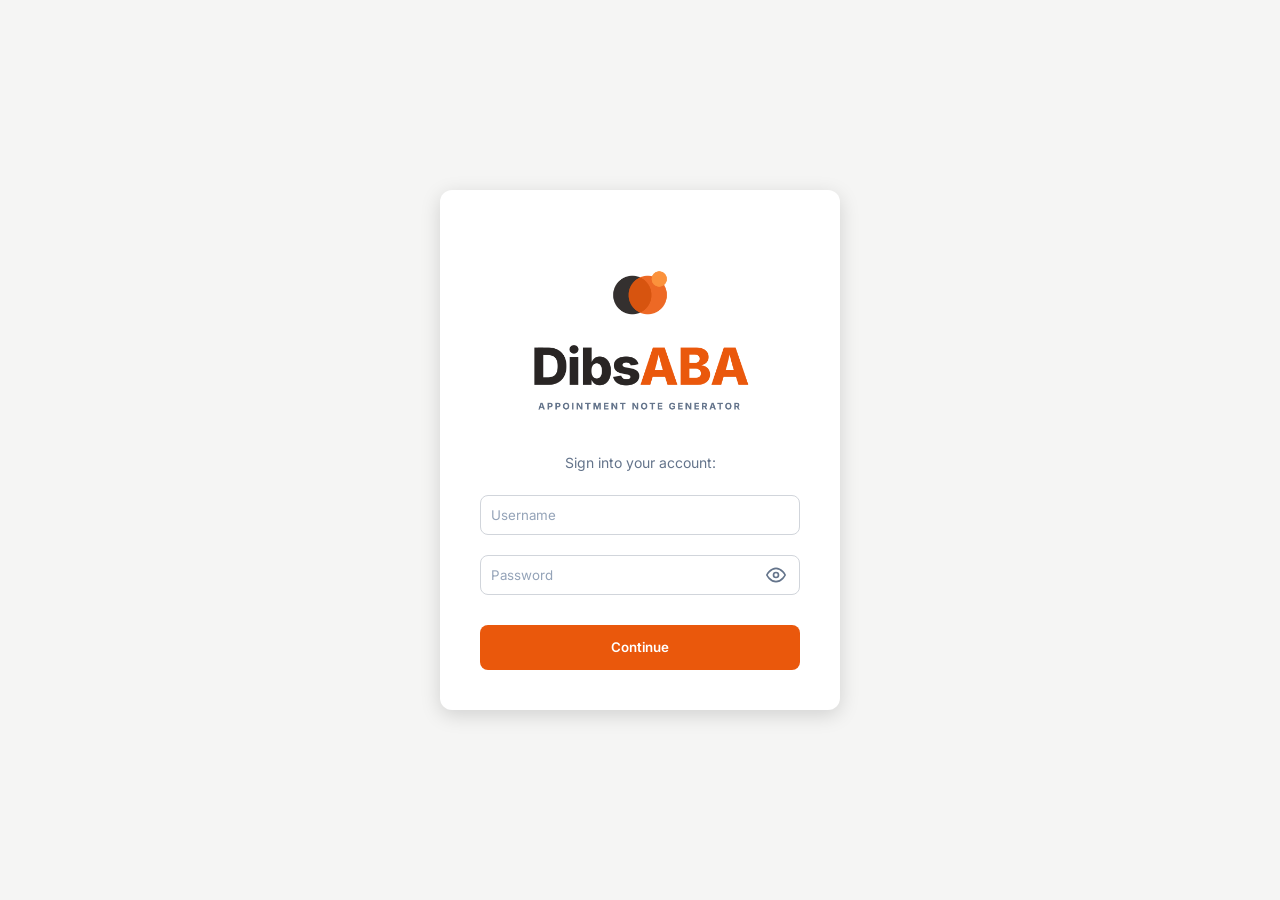
<file: notes/index.html>
<!DOCTYPE html>
<html lang="en">
<head>
    <meta charset="UTF-8">
    <meta name="viewport" content="width=device-width, initial-scale=1.0, maximum-scale=1.0, user-scalable=no">
    <title>ABA Appointment Note Generator</title>
    <link href="https://fonts.googleapis.com/css2?family=Inter:wght@400;500;600&family=Playfair+Display:wght@600;700&display=swap" rel="stylesheet">
    <style>
    	.chip-toggle input:checked + span { background: var(--brand-accent) !important; color: #fff !important; border-color: var(--brand-accent-dark) !important; }
        :root { 
            --font-sans: 'Inter', sans-serif; 
            --font-serif: 'Playfair Display', serif; 
            --brand-primary: #292524; 
            --brand-primary-dark: #1c1917; 
            --brand-accent: #ea580c; 
            --brand-accent-light: #fb923c; 
            --brand-accent-dark: #c2410c; 
            --brand-cream: #fff7ed; 
            --brand-sand: #f5f5f4; 
            --brand-surface: #ffffff; 
            --brand-danger: #ef4444; 
            --brand-success: #16a34a; 
            --text-body: #475569; 
            --text-muted: #94a3b8; 
        }
        * { box-sizing: border-box; margin: 0; padding: 0; }
        body { font-family: var(--font-sans); background-color: var(--brand-cream); color: var(--text-body); -webkit-font-smoothing: antialiased; overflow-x: hidden; }
        h1, h2, h3 { font-family: var(--font-serif); color: var(--brand-primary); }
        button { font-family: var(--font-sans); font-weight: 500; border: none; cursor: pointer; transition: all 0.2s; }
        
        .btn-primary { background: var(--brand-accent); color: #fff; padding: 12px 20px; border-radius: 8px; width: 100%; font-weight: 600; }
        .btn-primary:disabled { background: var(--text-muted); cursor: not-allowed; }
        .btn-secondary { background: var(--brand-primary); color: #fff; padding: 12px 16px; border-radius: 8px; width:100%; }
        .btn-secondary:disabled { background: var(--text-muted); opacity: 0.5; }
        
        input[type="text"], input[type="password"], select, textarea { width: 100%; padding: 12px; border: 1px solid #d1d5db; border-radius: 8px; font-family: var(--font-sans); background: var(--brand-surface); color: var(--brand-primary); }
        input:focus, select:focus, textarea:focus { outline: 2px solid var(--brand-accent-light); border-color: transparent; }

        .view { display: none; min-height: 100vh; }
        .view.active { display: flex; flex-direction: column; }
        
        #auth-view { justify-content: center; align-items: center; padding: 20px; background-color: var(--brand-sand); }
        .auth-card { background: #fff; padding: 40px; border-radius: 12px; box-shadow: 0 5px 20px rgba(0,0,0,0.15); text-align: center; max-width: 400px; width: 100%; }
        .auth-card img { max-width: 100%; height: auto; margin: 0 auto 10px auto; display: block; }
        .auth-card h2 { margin-bottom: 24px; font-family: var(--font-sans); font-size: 14px; font-weight: normal; color: #64748B; }
        .auth-card .form-group { margin-bottom: 20px; text-align: left; position: relative; }
        .auth-card input { height: 40px; padding-left: 10px; }
        .auth-card input::placeholder { color: #94a3b8; }
        
        .pwd-toggle { position: absolute; right: 10px; top: 50%; transform: translateY(-50%); background: none; border: none; color: #64748B; cursor: pointer; padding: 4px; display: flex; align-items: center; justify-content: center; }
        .pwd-toggle:hover { color: var(--brand-primary); }
        .pwd-toggle svg { width: 20px; height: 20px; }

        #dashboard-view { 
						/* Prevent the timeline from hiding behind the taller action bar */
						padding-bottom: calc(200px + env(safe-area-inset-bottom)); 
				}
        .app-header { background: #fff; padding: 20px; text-align: center; position: sticky; top: 0; z-index: 10; display:flex; justify-content: space-between; box-shadow: 0 2px 10px rgba(0,0,0,0.03);}
        .timeline-container { max-width: 800px; margin: 0 auto; padding: 20px; display: flex; flex-direction: column; gap: 16px; width: 100%; }
        .timeline-card { background: #fff; padding: 20px; border-radius: 12px; border-left: 4px solid var(--brand-primary); box-shadow: 0 2px 8px rgba(0,0,0,0.04); }
        
        .action-bar { 
						position: fixed; 
						bottom: 0; left: 0; right: 0; 
						background: #fff; 
						/* Add safe-area padding for modern iPhones */
						padding: 15px 15px calc(15px + env(safe-area-inset-bottom)) 15px; 
						display: flex; flex-direction: column; gap: 10px; 
						align-items: center; 
						box-shadow: 0 -4px 20px rgba(0,0,0,0.08); 
						z-index: 50;
				}
        .action-bar-row { max-width: 800px; width: 100%; display: flex; gap: 10px; justify-content: center; }
        .action-bar button { flex: 1; }
        
        .modal-overlay { position: fixed; inset: 0; background: rgba(0,0,0,0.6); display: none; justify-content: center; align-items: center; z-index: 100; }
        .modal-overlay.active { display: flex; }
        .modal { background: #fff; width: 100%; max-width: 600px; max-height: 90vh; border-radius: 12px; display: flex; flex-direction: column; }
        .modal-header { padding: 20px; border-bottom: 1px solid var(--brand-sand); display: flex; justify-content: space-between; align-items: center; }
        .close-btn { background: none; font-size: 1.5rem; color: var(--text-muted); padding: 0 10px; line-height: 1; }
        .modal-body { padding: 20px; overflow-y: auto; flex: 1; }
        .modal-footer { padding: 20px; border-top: 1px solid var(--brand-sand); }
        
        .form-field { margin-bottom: 20px; }
        .form-label { font-weight: 600; display: block; margin-bottom: 8px; color: var(--brand-primary); }
        .checkbox-group { display: flex; flex-wrap: wrap; gap: 8px; }
        .checkbox-pill input { display: none; }
        .checkbox-pill span { 
						padding: 10px 16px; 
						min-height: 44px;
						display: inline-flex;
						align-items: center;
						background: var(--brand-sand); 
						border-radius: 8px; 
						cursor: pointer; 
						font-size: 0.95rem; /* slightly larger for readability */
						border: 1px solid transparent; 
				}
        .checkbox-pill input:checked + span { background: var(--brand-accent); color: #fff; border-color: var(--brand-accent-dark); }
        .checkbox-pill input:disabled + span:active {
						animation: shake 0.3s ease-in-out;
						border-color: var(--brand-danger);
				}
				@keyframes shake {
						0%, 100% { transform: translateX(0); }
						25% { transform: translateX(-4px); }
						75% { transform: translateX(4px); }
				}
				
        /* Make required dropdowns that are empty stand out slightly */
				select.required-choice:has(option[value=""]:checked) {
						border-left: 4px solid var(--brand-accent-light);
						background-color: var(--brand-cream);
				}
				
				/* Make the disabled save button look intentional, not broken */
				#btn-save:disabled {
						background: var(--brand-sand);
						color: var(--text-muted);
						border: 2px dashed #cbd5e1;
						opacity: 1; /* override previous opacity */
				}
				#btn-save:disabled::after {
						content: " (Incomplete)";
						font-size: 0.85rem;
						font-weight: 400;
				}
				
				.timeline-card {
						transition: transform 0.1s;
				}
				.timeline-card:active {
						transform: scale(0.98); /* Tactile feedback when tapping to edit */
				}
				.type-Session_Start { border-left-color: var(--brand-success); }
				.type-Skill_Acquisition { border-left-color: #3b82f6; /* Blue for skill */ }
				.type-Behavior_Reduction { border-left-color: var(--brand-danger); /* Red for behavior */ }
				.type-Location_Transition { border-left-color: #8b5cf6; /* Purple for transition */ }
				.type-Session_End { border-left-color: var(--brand-primary); }
				
				/* Bottom Sheet Animation for Mobile */
				.bottom-sheet {
						margin-top: auto; 
						border-bottom-left-radius: 0;
						border-bottom-right-radius: 0;
						padding-bottom: env(safe-area-inset-bottom);
						transform: translateY(100%);
						animation: slideUp 0.3s cubic-bezier(0.16, 1, 0.3, 1) forwards;
				}
				@keyframes slideUp {
						to { transform: translateY(0); }
				}
        
        /* --- MOBILE RESPONSIVENESS FIXES (iPhone SE) --- */
        @media (max-width: 480px) {
        		/* Ensure action buttons are tall enough on small screens */
						.action-bar-row:nth-child(2) button { 
								flex: 1 1 45%; 
								font-size: 0.9rem; 
								padding: 10px; 
								min-height: 48px; /* Bumped from 40px */
						}
						
						.modal { 
								position: absolute; 
								inset: 0; 
								border-radius: 0; 
								/* Use dynamic viewport height so the keyboard doesn't hide the Save button */
								height: 100dvh; 
								max-height: 100dvh; 
						}
				}
    </style>
</head>
<body>
    
    <div id="auth-view" class="view active">
        <div class="auth-card">
            <img src="dibs-logo-login.png" alt="Dibs ABA Logo" onerror="this.style.display='none'">
            <h2>Sign into your account:</h2>
            <div class="form-group"><input type="text" id="login-input" placeholder="Username"></div>
            <div class="form-group">
                <input type="password" id="password-input" placeholder="Password" style="padding-right: 40px;">
                <button type="button" class="pwd-toggle" id="btn-toggle-pwd" title="Toggle Password Visibility">
                    <svg id="eye-icon" viewBox="0 0 24 24" fill="none" stroke="currentColor" stroke-width="2" stroke-linecap="round" stroke-linejoin="round">
                        <path d="M1 12s4-8 11-8 11 8 11 8-4 8-11 8-11-8-11-8z"></path><circle cx="12" cy="12" r="3"></circle>
                    </svg>
                </button>
            </div>
            <button id="btn-login" class="btn-primary" style="min-height: 45px; margin-top: 10px;">Continue</button>
            <p id="auth-error" style="color: #EF4444; display: none; margin-top: 12px; font-size: 12px; font-weight: bold;">Invalid login or password.</p>
        </div>
    </div>

    <div id="dashboard-view" class="view">
        <header class="app-header">
            <h2>Session Timeline</h2>
            <button id="btn-clear" style="background:none; color:var(--brand-danger); border:none; cursor:pointer; font-weight:600; text-decoration:underline;">Clear</button>
        </header>
        
        <main class="timeline-container" id="timeline-feed"></main>
        
        <nav class="action-bar">
						<div class="action-bar-row">
								<button id="btn-start" class="btn-primary" style="background:var(--brand-success);">🟢 Start Session</button>
						</div>
						<div class="action-bar-row">
								<button id="btn-skill" class="btn-secondary" disabled>🧩 Skill</button>
								<!-- Give behavior a distinct, urgent border/icon so it's quickly found -->
								<button id="btn-behavior" class="btn-secondary" style="border: 1px solid #ef4444;" disabled>📉 Behavior</button>
								<button id="btn-transition" class="btn-secondary" disabled>🚶 Transition</button>
								<button id="btn-end" class="btn-secondary" disabled>🛑 End</button>
						</div>
						<div class="action-bar-row">
								<button id="btn-generate" class="btn-primary" disabled>📝 Generate Note</button>
						</div>
				</nav>
    </div>

    <div id="modal-overlay" class="modal-overlay">
        <div id="form-modal" class="modal" style="display:none;">
            <header class="modal-header">
                <h2 id="form-title">Event</h2>
                <button class="close-btn" data-close>&times;</button>
            </header>
            <div class="modal-body" id="form-container"></div>
            <footer class="modal-footer">
                <button id="btn-save" class="btn-primary">Save Data</button>
            </footer>
        </div>
        
        <div id="generate-modal" class="modal" style="display:none;">
            <header class="modal-header">
                <h2>Generated Note</h2>
                <button class="close-btn" data-close>&times;</button>
            </header>
            <div class="modal-body">
                <textarea id="note-output" rows="14" readonly style="line-height: 1.5; font-size: 0.95rem;"></textarea>
            </div>
            <footer class="modal-footer">
                <button id="btn-copy" class="btn-primary">Copy to Clipboard</button>
            </footer>
        </div>
    </div>
    
    <!-- THE CUSTOM INPUT BOTTOM-SHEET MODAL -->
		<div id="custom-prompt-overlay" class="modal-overlay" style="z-index: 200;">
				<div class="modal bottom-sheet">
						<header class="modal-header">
								<h2 id="custom-prompt-title" style="font-size: 1.1rem;">Add Custom Detail</h2>
								<button class="close-btn" id="btn-custom-cancel">&times;</button>
						</header>
						<div class="modal-body">
								<p id="custom-prompt-msg" style="margin-bottom: 12px; font-size: 0.9rem; color: var(--text-muted);"></p>
								<input type="text" id="custom-prompt-input" placeholder="Type specific clinical detail..." autocomplete="off">
								<div id="custom-prompt-counter" style="text-align: right; font-size: 0.85rem; margin-top: 8px; font-weight: 600; transition: color 0.2s;">
										0/8 words
								</div>
						</div>
						<footer class="modal-footer">
								<button id="btn-custom-save" class="btn-primary" disabled>Save Permanently</button>
						</footer>
				</div>
		</div>

<script type="module">
        import GuardrailEngine from './guardrail_engine.js?v=3';
        import SessionNormalizer from './session_normalizer.js';
        import NarrativePlanner from './narrative_planner.js';
        import NarrativeEngine from './narrative_engine.js';

        const EXPECTED_LOGIN_HASH = "fc94da1f7e92bdba9c38e8164daea483f0304f6951a56919fa24076d0f237a70";
        const EXPECTED_PASS_HASH = "24a4cf6660edcd7bba5139a1cbbc4586344f33e85e4c47a7596bbdb18329bd08";
        
        let timeline = JSON.parse(localStorage.getItem('aba_tl')) || [];
        let savedTargets = JSON.parse(localStorage.getItem('aba_targets')) ||[];
        
        let schemaData, synonymsData, templatesData, guardrails;
        let currentType = null;
        let currentEditingId = null;

        const UI_CONFIG = {
            Session_Start:[
                {id:"Location", label:"Location", type:"select"}, 
                {id:"Specific_Setting", label:"Setting", type:"select"}, 
                {id:"Responsible_Parties_Present", label:"Responsible Parties", type:"multichoice"}, 
                {id:"Others_Present", label:"Others Present", type:"multichoice"}, 
                {id:"Initial_Presentation", label:"Presentation", type:"multichoice"}, 
                {id:"Health_Variables", label:"Health", type:"multichoice"},
                {id:"Client_Affect", label:"Specific Affect / Context", type:"dynamic_dropdown", prompt_msg: "Enter a specific context (e.g., 'smiling and energetic'):"},
                {id:"Smart_Chips", schema_ref:"Chips_Session_Start", label:"Quick Notes", type:"smart_chips"}
            ],
            Location_Transition:[
                {id:"Specific_Setting", label:"New Area", type:"select"}, 
                {id:"Transition_Context", label:"Transition Behavior", type:"select"},
                {id:"Transition_Detail", label:"Specific Transition Detail", type:"dynamic_dropdown", prompt_msg: "Enter a specific detail (e.g., 'holding therapist hand'):"},
                {id:"Smart_Chips", schema_ref:"Chips_Location_Transition", label:"Transition Details", type:"smart_chips"}
            ],
            Skill_Acquisition:[
                {id:"Specific_Target", label:"Specific Target / Program", type:"dynamic_dropdown", prompt_msg: "Enter program name (e.g., 'Tying shoes', 'Manding'):"}, 
                {id:"Teaching_Materials", label:"Specific Materials Used", type:"dynamic_dropdown", prompt_msg: "Enter specific materials (e.g., 'animal flashcards'):"},
                {id:"Teaching_Formats", label:"Format", type:"select"}, 
                {id:"Prompt_Levels", label:"Prompt", type:"select"}, 
                {id:"Reinforcement_Schedules", label:"Schedule", type:"select"}, 
                {id:"Specific_Reinforcers", label:"Reinforcer", type:"multichoice"},
                {id:"Smart_Chips", schema_ref:"Chips_Skill_Acquisition", label:"Quick Notes", type:"smart_chips"}
            ],
            Behavior_Reduction:[
                {id:"Target_Behaviors", label:"Behavior", type:"select"}, 
                {id:"Intensity", label:"Intensity", type:"select"}, 
                {id:"Antecedents", label:"Antecedent", type:"select"}, 
                {id:"Specific_Topography", label:"Specific Topography", type:"dynamic_dropdown", prompt_msg: "Enter exact topography (e.g., 'open-handed hitting'):"},
                {id:"Interventions", label:"Recommended Interventions", type:"multichoice"}, 
                {id:"Deescalation_Time", label:"Time", type:"select"}, 
                {id:"Smart_Chips", schema_ref:"Chips_Behavior_Reduction", label:"Behavior Details", type:"smart_chips"}
            ],
            Session_End:[
                {id:"End_Demeanor", label:"Demeanor", type:"select"}, 
                {id:"Caregiver_Handoff", label:"Handoff", type:"multichoice"},
                {id:"Caregiver_Response", label:"Caregiver Response / Follow-up", type:"dynamic_dropdown", prompt_msg: "Enter a specific caregiver response (e.g., 'asked about BIP'):"},
                {id:"Smart_Chips", schema_ref:"Chips_Session_End", label:"Quick Notes", type:"smart_chips"}
            ]
        };

        const btnTogglePwd = document.getElementById('btn-toggle-pwd');
        const passwordInput = document.getElementById('password-input');
        const eyeIcon = document.getElementById('eye-icon');

        btnTogglePwd.addEventListener('click', () => {
            if (passwordInput.type === 'password') {
                passwordInput.type = 'text';
                eyeIcon.innerHTML = `<path d="M17.94 17.94A10.07 10.07 0 0 1 12 20c-7 0-11-8-11-8a18.45 18.45 0 0 1 5.06-5.94M9.9 4.24A9.12 9.12 0 0 1 12 4c7 0 11 8 11 8a18.5 18.5 0 0 1-2.16 3.19m-6.72-1.07a3 3 0 1 1-4.24-4.24"></path><line x1="1" y1="1" x2="23" y2="23"></line>`;
            } else {
                passwordInput.type = 'password';
                eyeIcon.innerHTML = `<path d="M1 12s4-8 11-8 11 8 11 8-4 8-11 8-11-8-11-8z"></path><circle cx="12" cy="12" r="3"></circle>`;
            }
        });

        async function hashString(str) {
            if (!crypto.subtle) return null;
            const buf = await crypto.subtle.digest('SHA-256', new TextEncoder().encode(str));
            return Array.from(new Uint8Array(buf)).map(b => b.toString(16).padStart(2, '0')).join('');
        }

        document.getElementById('btn-login').onclick = async () => {
            if (!crypto.subtle) { alert("Security Error: Must be hosted on HTTPS to verify secure logins."); return; }
            const errorLabel = document.getElementById('auth-error');
            const loginInputVal = document.getElementById('login-input').value.trim();
            const passInputVal = document.getElementById('password-input').value.trim();
            
            if (!loginInputVal || !passInputVal) { errorLabel.textContent = "Please enter both username and password."; errorLabel.style.display = 'block'; return; }

            const btn = document.getElementById('btn-login');
            btn.textContent = "Verifying..."; btn.disabled = true;

            const loginHash = await hashString(loginInputVal);
            const passHash = await hashString(passInputVal);

            if (loginHash === EXPECTED_LOGIN_HASH && passHash === EXPECTED_PASS_HASH) {
                document.getElementById('auth-view').classList.remove('active');
                document.getElementById('dashboard-view').classList.add('active');
                try {
                    const cb = "?v=" + new Date().getTime();
                    const[sch, syn, tpl] = await Promise.all([
											fetch('schema.json' + cb), 
											fetch('synonyms.json' + cb), 
											fetch('templates.json' + cb)
                    ]);
                    schemaData = await sch.json();
                    guardrails = await GuardrailEngine.build(schemaData);
                    const synJson = await syn.json(); synonymsData = synJson.Synonyms || synJson;
                    const tplJson = await tpl.json(); templatesData = tplJson.Templates || tplJson;
                    renderTimeline();
                } catch(e) { alert("Error loading JSON files."); console.error(e); }
            } else {
                errorLabel.textContent = "Invalid login or password."; errorLabel.style.display = 'block';
                btn.textContent = "Continue"; btn.disabled = false;
            }
        };

        const handleEnter = (e) => { if (e.key === 'Enter') document.getElementById('btn-login').click(); };
        document.getElementById('login-input').addEventListener('keypress', handleEnter);
        document.getElementById('password-input').addEventListener('keypress', handleEnter);

        const closeModals = () => { document.getElementById('modal-overlay').classList.remove('active'); currentEditingId = null; };
        document.querySelectorAll('[data-close]').forEach(b => b.onclick = closeModals);

        function requestCustomInput(title, message, maxWords = 8) {
            return new Promise((resolve) => {
                const overlay = document.getElementById('custom-prompt-overlay');
                const titleEl = document.getElementById('custom-prompt-title');
                const msgEl = document.getElementById('custom-prompt-msg');
                const inputEl = document.getElementById('custom-prompt-input');
                const counterEl = document.getElementById('custom-prompt-counter');
                const saveBtn = document.getElementById('btn-custom-save');
                const cancelBtn = document.getElementById('btn-custom-cancel');
        
                titleEl.innerText = title;
                msgEl.innerText = message;
                inputEl.value = '';
                counterEl.innerText = `0/${maxWords} words`;
                counterEl.style.color = 'var(--text-muted)';
                saveBtn.disabled = true;
        
                overlay.style.display = 'flex';
                setTimeout(() => inputEl.focus(), 100); 
        
                const validateInput = () => {
                    const val = inputEl.value.trim();
                    const words = val.length > 0 ? val.split(/\s+/).length : 0;
                    const chars = val.length;
                    
                    counterEl.innerText = `${words}/${maxWords} words`;
                    
                    if (words > maxWords || chars < 3 || val.toLowerCase() === 'n/a' || val.toLowerCase() === 'none') {
                        counterEl.style.color = 'var(--brand-danger)';
                        saveBtn.disabled = true;
                    } else {
                        counterEl.style.color = 'var(--brand-success)';
                        saveBtn.disabled = false;
                    }
                };
        
                inputEl.oninput = validateInput;
        
                const cleanup = () => {
                    overlay.style.display = 'none';
                    saveBtn.onclick = null;
                    cancelBtn.onclick = null;
                };
        
                saveBtn.onclick = () => { cleanup(); resolve(inputEl.value.trim()); };
                cancelBtn.onclick = () => { cleanup(); resolve(null); };
            });
        }

        const openForm = (type, existingEvent = null) => {
            currentType = type;
            currentEditingId = existingEvent ? existingEvent.id : null;
            document.getElementById('form-title').innerText = existingEvent ? `Edit ${type.replace('_', ' ')}` : type.replace('_', ' ');
            
            const c = document.getElementById('form-container'); 
            c.innerHTML = '';
            const btnSave = document.getElementById('btn-save');

            function runAllGuardrails(e) { 
                const allFormChecked = Array.from(c.querySelectorAll('input[type="checkbox"]:checked')).map(chk => chk.value);
                const allSelectValues = Array.from(c.querySelectorAll('select')).map(sel => sel.value).filter(v => v && v !== "None selected" && v !== "");
                const activeSchemas = Array.from(c.querySelectorAll('.dynamic-chip-container'))
                    .filter(container => container.querySelectorAll('input[type="checkbox"]:checked').length > 0)
                    .map(container => `SCHEMA:${container.dataset.schemaRef}`);
                
                // --- SELECTIVE TIMELINE INJECTION (Persistent Context) ---
                let persistentState = [];
                let currentLocation = null;
                let currentSetting = null;
                let currentParties = [];
                let currentOthers = [];
                let currentHealth = [];
                
                const sortedTimeline = [...timeline].sort((a,b) => new Date(a.timestamp) - new Date(b.timestamp));
                sortedTimeline.forEach(t => {
                    if (!currentEditingId || (existingEvent && new Date(t.timestamp) < new Date(existingEvent.timestamp))) {
                        if (t.data) {
                            if (t.data.Location) currentLocation = t.data.Location;
                            if (t.data.Specific_Setting) currentSetting = t.data.Specific_Setting;
                            if (t.data.Responsible_Parties_Present) currentParties = t.data.Responsible_Parties_Present;
                            if (t.data.Others_Present) currentOthers = t.data.Others_Present;
                            if (t.data.Health_Variables) currentHealth = t.data.Health_Variables;
                        }
                    }
                });
                
                if (currentLocation) persistentState.push(currentLocation);
                if (currentSetting) persistentState.push(currentSetting);
                if (Array.isArray(currentParties)) persistentState.push(...currentParties);
                if (Array.isArray(currentOthers)) persistentState.push(...currentOthers);
                if (Array.isArray(currentHealth)) persistentState.push(...currentHealth);

                persistentState = persistentState.filter(v => v && v !== "None selected");

                let localState = [...allFormChecked, ...allSelectValues, ...activeSchemas];
                let globalState = [...localState, ...persistentState];

                const availableFormValues = Array.from(c.querySelectorAll('input[type="checkbox"], select option')).map(el => el.value).filter(v => v && v !== "None selected");

                // ========================================================================
                // 1. EVALUATE CHECKBOXES
                // ========================================================================
                c.querySelectorAll('.checkbox-group').forEach(group => {
                    const fieldId = group.dataset.id;
                    const checkboxes = Array.from(group.querySelectorAll('input[type="checkbox"]'));

                    // Step A: Evaluate against Persistent Context (Hide completely if invalid)
                    checkboxes.forEach(cb => {
                        const pillContainer = cb.closest('.chip-toggle, .checkbox-pill');
                        const rawBase = [...persistentState, cb.value];
                        const expandedBase = guardrails.expandRequiredState(rawBase, availableFormValues);
                        const isBaseValid = guardrails.validateSubset("Global", expandedBase).valid;

                        if (!isBaseValid) {
                            if (pillContainer) pillContainer.style.display = 'none'; 
                            if (cb.checked) {
                                cb.checked = false;
                                const toxicGlobal = globalState.indexOf(cb.value);
                                if (toxicGlobal > -1) globalState.splice(toxicGlobal, 1);
                            }
                            cb._isBaseHidden = true;
                        } else {
                            if (pillContainer) pillContainer.style.display = ''; 
                            cb._isBaseHidden = false;
                        }
                    });

                    // Step B: Evaluate Local Choices (Gray out if invalid, but preserve clicks!)
                    const visibleCheckboxes = checkboxes.filter(cb => !cb._isBaseHidden);
                    const currentlyChecked = visibleCheckboxes.filter(chk => chk.checked).map(chk => chk.value);
                    const timeSelect = c.querySelector('select[data-id="Deescalation_Time"]');
                    const formState = { "Deescalation_Time": timeSelect ? timeSelect.value : null };
                    let maxAllowed = guardrails.getMaxSelections(fieldId, formState);
                    const hasExclusive = currentlyChecked.some(val => guardrails.isExclusiveChoice(val));

                    visibleCheckboxes.forEach(cb => {
                        const pillSpan = cb.nextElementSibling;
                        const pillContainer = cb.closest('.chip-toggle, .checkbox-pill');
                        let wouldContradict = false;

                        // Check matrix against current dialog choices
                        const stateWithoutCb = globalState.filter(v => v !== cb.value);
                        const rawHypotheticalGlobal = [...stateWithoutCb, cb.value];
                        const hypotheticalGlobal = guardrails.expandRequiredState(rawHypotheticalGlobal, availableFormValues);
                        
                        const container = cb.closest('.dynamic-chip-container');
                        if (container && !cb.checked) {
                            const schemaTag = `SCHEMA:${container.dataset.schemaRef}`;
                            if (!hypotheticalGlobal.includes(schemaTag)) {
                                hypotheticalGlobal.push(schemaTag);
                            }
                        }

                        if (!guardrails.validateSubset("Global", hypotheticalGlobal).valid) {
                            wouldContradict = true;
                        }

                        let limitReached = false;
                        if (!wouldContradict) {
                            if (hasExclusive && !guardrails.isExclusiveChoice(cb.value)) limitReached = true;
                            else if (currentlyChecked.length > 0 && !guardrails.isExclusiveChoice(currentlyChecked[0]) && guardrails.isExclusiveChoice(cb.value)) limitReached = true;
                            else if (!cb.checked && currentlyChecked.length >= maxAllowed) limitReached = true;
                        }

                        const isRecommended = pillContainer && pillContainer.dataset.recommended !== 'false';

                        if (cb.checked) {
                            // ALWAYS KEEP CHECKED ITEMS ENABLED so user can uncheck them if they cause a deadlock!
                            cb.disabled = false;
                            if (pillSpan) {
                                pillSpan.style.opacity = '1';
                                pillSpan.style.cursor = 'pointer';
                                pillSpan.style.pointerEvents = 'auto';
                            }
                        } else {
                            // It is unchecked. Gray it out if invalid, limit reached, or not recommended.
                            if (wouldContradict || limitReached || !isRecommended) {
                                cb.disabled = true;
                                if (pillSpan) {
                                    pillSpan.style.opacity = '0.4';
                                    pillSpan.style.cursor = 'not-allowed';
                                    pillSpan.style.pointerEvents = 'none';
                                }
                            } else {
                                cb.disabled = false;
                                if (pillSpan) {
                                    pillSpan.style.opacity = '1';
                                    pillSpan.style.cursor = 'pointer';
                                    pillSpan.style.pointerEvents = 'auto';
                                }
                            }
                        }
                    });
                });

                // ========================================================================
                // 2. EVALUATE DROPDOWNS (Physically detach invalid options)
                // ========================================================================
                c.querySelectorAll('select').forEach(selectEl => {
                    if (!selectEl._allOptions) selectEl._allOptions = Array.from(selectEl.querySelectorAll('option'));
                    Array.from(selectEl.querySelectorAll('option')).forEach(newOpt => {
                        if (!selectEl._allOptions.includes(newOpt)) selectEl._allOptions.push(newOpt);
                    });

                    selectEl._allOptions.forEach(opt => {
                        if (!opt.value || opt.value === "None selected") return;
                        
                        // A: Persistent Check
                        const rawBase = [...persistentState, opt.value];
                        const expandedBase = guardrails.expandRequiredState(rawBase, availableFormValues);
                        const baseValid = guardrails.validateSubset("Global", expandedBase).valid;

                        // B: Local Check
                        const stateWithoutSelect = globalState.filter(v => v !== selectEl.value);
                        const rawHypotheticalGlobal = [...stateWithoutSelect, opt.value];
                        const hypotheticalGlobal = guardrails.expandRequiredState(rawHypotheticalGlobal, availableFormValues);
                        const localValid = guardrails.validateSubset("Global", hypotheticalGlobal).valid;

                        if (!baseValid || !localValid) {
                            opt.disabled = true; 
                            
                            if (!opt._placeholder) {
                                opt._placeholder = document.createComment("hidden-opt");
                                opt._placeholder._optRef = opt;
                            }
                            if (opt.parentNode) opt.parentNode.replaceChild(opt._placeholder, opt);
                            
                            if (selectEl.value === opt.value) {
                                selectEl.value = ""; 
                                const toxicGlobal = globalState.indexOf(opt.value);
                                if (toxicGlobal > -1) globalState.splice(toxicGlobal, 1);
                            }
                        } else {
                            opt.disabled = false;
                            if (opt._placeholder && opt._placeholder.parentNode) {
                                opt._placeholder.parentNode.replaceChild(opt, opt._placeholder);
                            }
                        }
                    });

                    Array.from(selectEl.querySelectorAll('optgroup')).forEach(group => {
                        const hasVisibleOptions = Array.from(group.childNodes).some(n => n.tagName === 'OPTION');
                        group.style.display = hasVisibleOptions ? '' : 'none';
                        group.disabled = !hasVisibleOptions; 
                    });
                });

                // ========================================================================
                // 3. ULTIMATE SAVE BUTTON CHECK
                // ========================================================================
                const globalValidationObj = guardrails.validateSubset("Global", globalState);
                const isDeadlocked = !globalValidationObj.valid;
                
                const btnSave = document.getElementById('btn-save');
                let formIsValid = true;
                
                c.querySelectorAll('.required-choice').forEach(el => {
                    if (el.tagName === 'SELECT') {
                        if (el.value === '') formIsValid = false; 
                    } else if (el.classList.contains('checkbox-group')) {
                        if (el.querySelectorAll('input[type="checkbox"]:checked').length === 0) formIsValid = false;
                    }
                });

                if (isDeadlocked) {
                    btnSave.disabled = true;
                    btnSave.style.background = 'var(--brand-danger)';
                    let displayContradiction = globalValidationObj.contradiction || 'Resolve Contradictions to Save';
                    displayContradiction = displayContradiction.replace(/SCHEMA:Chips_([A-Za-z_]+)/g, (match, p1) => p1.replace(/_/g, ' '));
                    btnSave.innerText = "Conflict: " + displayContradiction;
                    btnSave.style.fontSize = '0.85rem';
                    btnSave.style.lineHeight = '1.2';
                } else if (!formIsValid) {
                    btnSave.disabled = true;
                    btnSave.style.background = '';
                    btnSave.innerText = 'Incomplete Data';
                    btnSave.style.fontSize = '';
                    btnSave.style.lineHeight = '';
                } else {
                    btnSave.disabled = false;
                    btnSave.style.background = '';
                    btnSave.innerText = 'Save Data';
                    btnSave.style.fontSize = '';
                    btnSave.style.lineHeight = '';
                }
            }
            
            c.onchange = (e) => runAllGuardrails(e);
            c.oninput = (e) => runAllGuardrails(e);

            UI_CONFIG[type].forEach(f => {
                const w = document.createElement('div'); w.className = 'form-field';
                w.innerHTML = `<label class="form-label">${f.label}</label>`;
                
                let optionsArray = schemaData[f.id] || [];
                let existingVal = existingEvent ? existingEvent.data[f.id] : null; 

                if (f.type === 'dynamic_dropdown') {
                    const ddContainer = document.createElement('div');
                    w.appendChild(ddContainer);

                    const storageKey = `aba_dict_${f.id}`; 

                    const renderDropdown = () => {
                        let customSaved = JSON.parse(localStorage.getItem(storageKey)) ||[];
                        customSaved = customSaved.filter(t => t && t.toLowerCase() !== 'undefined' && t.toLowerCase() !== 'n/a' && t.length > 2);
                        
                        let baseOptions = schemaData[f.id] ||[];

                        let html = `<div style="display:flex; flex-direction: column; gap: 8px;">
                            <select data-id="${f.id}" class="required-choice" style="width: 100%; min-height: 48px; font-size: 16px;">
                                <option value="">-- Select --</option>`;
                        
                        const renderOpt = (val) => {
                            const isSelected = existingVal === val ? 'selected' : '';
                            return `<option value="${val}" ${isSelected}>${val}</option>`;
                        };

                        if (!Array.isArray(baseOptions) && typeof baseOptions === 'object') {
                            for (const[groupName, items] of Object.entries(baseOptions)) {
                                html += `<optgroup label="— ${groupName} —">`;
                                items.forEach(t => html += renderOpt(t));
                                html += `</optgroup>`;
                            }
                        } else {
                            baseOptions.forEach(t => html += renderOpt(t));
                        }

                        if (customSaved.length > 0) {
                            html += `<optgroup label="— Custom Added —">`;
                            customSaved.forEach(t => html += renderOpt(t));
                            html += `</optgroup>`;
                        }
                        
                        html += `</select>
                            <button type="button" class="btn-add-target" 
                                style="width: 100%; min-height: 48px; border: 2px dashed #cbd5e1; background: #f8fafc; color: var(--text-body); border-radius: 8px; font-weight: 600; font-size: 1rem; cursor: pointer;">
                                ➕ Create New Option
                            </button>
                        </div>`;
                        
                        ddContainer.innerHTML = html;

                        ddContainer.querySelector('select').addEventListener('change', (e) => {
                            existingVal = e.target.value;
                            runAllGuardrails();
                        });

                        ddContainer.querySelector('.btn-add-target').addEventListener('click', async () => {
                            const promptMsg = f.prompt_msg || "Enter a specific clinical detail (1-8 words):";
                            const newItem = await requestCustomInput("Add Custom Target", promptMsg);
                            
                            if (newItem) {
                                const val = newItem;
                                let existsInBase = false;
                                if (!Array.isArray(baseOptions)) {
                                    existsInBase = Object.values(baseOptions).flat().map(v=>v.toLowerCase()).includes(val.toLowerCase());
                                } else {
                                    existsInBase = baseOptions.map(v=>v.toLowerCase()).includes(val.toLowerCase());
                                }

                                if (!existsInBase && !customSaved.map(v=>v.toLowerCase()).includes(val.toLowerCase())) {
                                    customSaved.push(val);
                                    localStorage.setItem(storageKey, JSON.stringify(customSaved));
                                }
                                
                                existingVal = val;
                                renderDropdown();
                                runAllGuardrails();
                            }
                        });
                    };
                    renderDropdown();
                } else if (f.type === 'smart_chips') {
                    const chipContainer = document.createElement('div');
                    chipContainer.className = 'dynamic-chip-container';
                    chipContainer.dataset.schemaRef = f.schema_ref;
                    chipContainer.dataset.fieldId = f.id;
                    w.appendChild(chipContainer);

                    let customChips = JSON.parse(localStorage.getItem('aba_custom_chips')) || {};

                    const renderChips = (contextKey = null) => {
                        let currentOptions = schemaData[f.schema_ref];
                        let storageKey = f.schema_ref;
                        
                        if (!Array.isArray(currentOptions) && typeof currentOptions === 'object') {
                            currentOptions = currentOptions[contextKey] || currentOptions["Home"] || Object.values(currentOptions)[0];
                            storageKey = `${f.schema_ref}_${contextKey}`;
                        }

                        const savedCustom = customChips[storageKey] ||[];
                        const combinedOptions = [...new Set([...(currentOptions || []), ...savedCustom])];

                        let chipsHtml = `<div class="checkbox-group" data-id="${f.id}" style="display:flex; gap:8px; margin-bottom:12px; padding-bottom:6px; flex-wrap:wrap; align-items:center;">`;
                        
                        combinedOptions.forEach(o => {
                            const isChecked = (Array.isArray(existingVal) && existingVal.includes(o)) ? 'checked' : '';
                            chipsHtml += `<label class="chip-toggle">
                                <input type="checkbox" style="display:none;" value="${o}" ${isChecked}>
                                <span style="background:var(--brand-sand); border:1px solid var(--brand-accent-light); color:var(--brand-accent-dark); border-radius:20px; padding:10px 16px; min-height:40px; display:inline-flex; align-items:center; font-size:0.95rem; white-space:nowrap; cursor:pointer; transition:all 0.2s;">${o}</span>
                            </label>`;
                        });

                        chipsHtml += `</div>
                            <button type="button" class="btn-add-custom" data-storage-key="${storageKey}" 
                                style="width: 100%; min-height: 48px; margin-top: 4px; border: 2px dashed var(--brand-accent-light); color: var(--brand-accent-dark); background: transparent; border-radius: 8px; font-weight: 600; font-size: 1rem; cursor: pointer; display: flex; justify-content: center; align-items: center;">
                                ➕ Add Custom Detail
                            </button>`;
                        
                        chipContainer.innerHTML = chipsHtml;

                        const addBtn = chipContainer.querySelector('.btn-add-custom');
                        if (addBtn) {
                            addBtn.addEventListener('click', async () => {
                                const newChip = await requestCustomInput("Add Custom Chip", "Enter a specific, clinical detail to add permanently (e.g., 'Pinched therapist forearm'):");
                                if (newChip) {
                                    const val = newChip.trim();
                                    
                                    if (!customChips[storageKey]) customChips[storageKey] = [];
                                    if (!customChips[storageKey].includes(val)) {
                                        customChips[storageKey].push(val);
                                        localStorage.setItem('aba_custom_chips', JSON.stringify(customChips));
                                        
                                        // FIX 1: Capture current checked state before adding a custom chip
                                        const currentChecked = Array.from(chipContainer.querySelectorAll('input[type="checkbox"]:checked')).map(chk => chk.value);
                                        existingVal = currentChecked;
                                        
                                        if (!existingVal.includes(val)) existingVal.push(val);
                                        
                                        renderChips(contextKey);
                                        runAllGuardrails();
                                    }
                                }
                            });
                        }
                    };
                    
                    renderChips();

                    if (type === 'Session_End') {
                        let savedLocation = "Home";
                        const started = timeline.find(t => t.type === 'Session_Start');
                        if (started && started.data.Location) savedLocation = started.data.Location;
                        renderChips(savedLocation);
                    }
                    
                    if (type === 'Behavior_Reduction') {
                        setTimeout(() => {
                            const behaviorSelect = c.querySelector('select[data-id="Target_Behaviors"]');
                            if (behaviorSelect) {
                                renderChips(behaviorSelect.value);
                                behaviorSelect.addEventListener('change', (e) => {
                                    // FIX 2: Capture current checked state before the dropdown rebuilds the HTML
                                    const currentChecked = Array.from(chipContainer.querySelectorAll('input[type="checkbox"]:checked')).map(chk => chk.value);
                                    existingVal = currentChecked.length > 0 ? currentChecked : null;
                                    
                                    renderChips(e.target.value);
                                });
                            }
                        }, 0);
                    }
                } else if (f.type === 'textarea') {
                    const safePlaceholder = (f.placeholder || '').replace(/\n/g, '&#10;');
                    w.innerHTML += `<textarea data-id="${f.id}" rows="3" placeholder="${safePlaceholder}">${existingVal || ''}</textarea>`;
                } else if (f.type === 'select') {
                    let sel = `<select data-id="${f.id}" class="required-choice">
                        <option value="">-- Select --</option>`;
                    optionsArray.forEach(o => {
                        const isSelected = existingVal === o ? 'selected' : '';
                        sel += `<option value="${o}" ${isSelected}>${o}</option>`;
                    });
                    sel += `</select>`;
                    w.innerHTML += sel;
                } else {
                    let grp = `<div class="checkbox-group required-choice" data-id="${f.id}">`;
                    optionsArray.forEach(o => {
                        const isChecked = (Array.isArray(existingVal) && existingVal.includes(o)) ? 'checked' : '';
                        grp += `<label class="checkbox-pill"><input type="checkbox" value="${o}" ${isChecked}><span>${o}</span></label>`;
                    });
                    grp += `</div>`;
                    w.innerHTML += grp;
                }
                c.appendChild(w);
            });

            if (type === 'Session_Start') {
                const locSelect = c.querySelector('select[data-id="Location"]');
                const setSelect = c.querySelector('select[data-id="Specific_Setting"]');
                if (locSelect && setSelect) {
                    const updateSettings = () => {
                        const allowed = guardrails.getAllowedSettings(locSelect.value);
                        const currentVal = setSelect.value;
                        setSelect.innerHTML = '<option value="">-- Select --</option>';
                        let options = schemaData['Specific_Setting'] ||[];
                        if (allowed) options = options.filter(o => allowed.includes(o));
                        options.forEach(o => {
                            const isSelected = currentVal === o ? 'selected' : '';
                            setSelect.innerHTML += `<option value="${o}" ${isSelected}>${o}</option>`;
                        });
                        runAllGuardrails();
                    };
                    locSelect.addEventListener('change', updateSettings);
                    updateSettings(); 
                }
            }

            if (type === 'Location_Transition') {
                let currentLocation = null;
                let currentSetting = null;
                
                const sortedTimeline = [...timeline].sort((a,b) => new Date(a.timestamp)-new Date(b.timestamp));
                sortedTimeline.forEach(t => {
                    if (!existingEvent || new Date(t.timestamp) < new Date(existingEvent.timestamp)) {
                        if (t.data && t.data.Location) currentLocation = t.data.Location;
                        if (t.data && t.data.Specific_Setting) currentSetting = t.data.Specific_Setting;
                    }
                });

                const setSelect = c.querySelector('select[data-id="Specific_Setting"]');
                if (setSelect) {
                    const validOptions = guardrails.getAvailableTransitions(currentLocation, currentSetting);
                    setSelect.innerHTML = '<option value="">-- Select --</option>';
                    if (validOptions.length === 0) {
                        setSelect.innerHTML = `<option value="">No valid transition areas</option>`;
                        setSelect.disabled = true;
                    } else {
                        validOptions.forEach(o => {
                            const isSelected = existingEvent && existingEvent.data.Specific_Setting === o ? 'selected' : '';
                            setSelect.innerHTML += `<option value="${o}" ${isSelected}>${o}</option>`;
                        });
                    }
                }
            }

            if (type === 'Behavior_Reduction') setupBehaviorGuardrails(c);
            
            runAllGuardrails();
            
            document.getElementById('form-modal').style.display = 'flex';
            document.getElementById('generate-modal').style.display = 'none';
            document.getElementById('modal-overlay').classList.add('active');
        };

        function setupBehaviorGuardrails(container) {
            const behaviorSelect = container.querySelector('select[data-id="Target_Behaviors"]');
            const antSelect = container.querySelector('select[data-id="Antecedents"]');
            const intsGroup = container.querySelector('.checkbox-group[data-id="Interventions"]');
            
            const topographySelect = container.querySelector('select[data-id="Specific_Topography"]');
            if (behaviorSelect && topographySelect) {
                const updateTopographies = () => {
                    const selectedBehavior = behaviorSelect.value;
                    Array.from(topographySelect.querySelectorAll('optgroup')).forEach(group => {
                        const label = group.label.replace(/—/g, '').trim();
                        if (label === 'Custom Added') return;
                        
                        if (selectedBehavior && label === selectedBehavior) {
                            group.disabled = false;
                            Array.from(group.childNodes).forEach(child => {
                                if (child.nodeType === Node.COMMENT_NODE && child._optRef) group.replaceChild(child._optRef, child);
                            });
                        } else {
                            group.disabled = true;
                            Array.from(group.children).forEach(opt => {
                                if (opt.tagName === 'OPTION') {
                                    if (!opt._placeholder) {
                                        opt._placeholder = document.createComment("hidden-opt");
                                        opt._placeholder._optRef = opt;
                                    }
                                    group.replaceChild(opt._placeholder, opt);
                                }
                            });
                        }
                    });
                    if (topographySelect.value && topographySelect.selectedOptions.length === 0) {
                        topographySelect.value = "";
                        topographySelect.dispatchEvent(new Event('change', { bubbles: true }));
                    }
                };
                behaviorSelect.addEventListener('change', updateTopographies);
                setTimeout(updateTopographies, 0);
            }
            
            const handleContradictions = () => {
                const val = behaviorSelect.value;
                const actions = guardrails.getContradictionActions('Target_Behaviors', val);
                
                container.querySelectorAll('select').forEach(el => el.disabled = false);
                
                // Ensure the container is ALWAYS flex so it takes up its physical space
                if (intsGroup) intsGroup.style.display = 'flex';
                
                const overrideBtn = container.querySelector('#btn-override-whitelist');
                if (overrideBtn) overrideBtn.style.display = 'block';

                actions.forEach(rule => {
                    if (rule.action === 'disable_all') {
                        const targetEl = container.querySelector(`[data-id="${rule.target_category}"]`);
                        if (targetEl) {
                            if (targetEl.tagName === 'SELECT') targetEl.disabled = true;
                            if (targetEl.classList.contains('checkbox-group')) {
                                // Don't hide the group, just visually lock it out
                                targetEl.style.opacity = '0.3';
                                targetEl.style.pointerEvents = 'none';
                                if (overrideBtn) overrideBtn.style.display = 'none';
                            }
                        }
                    }
                });
            };
            behaviorSelect.addEventListener('change', handleContradictions);

            const overrideBtn = document.createElement('button'); 
            overrideBtn.id = 'btn-override-whitelist';
            overrideBtn.type = 'button';
            overrideBtn.className = 'btn-secondary'; 
            overrideBtn.innerText = 'Show All Allowable'; 
            overrideBtn.style.marginTop = '10px';
            let ovr = false; 

            // Grab the heading (label) element for Interventions so we can update its text
            let intsLabel = null;
            if (intsGroup && intsGroup.parentNode) {
                intsLabel = intsGroup.parentNode.querySelector('label.form-label');
            }

            if (intsGroup) intsGroup.parentNode.appendChild(overrideBtn);

            const applyWhitelist = () => {
                if (!intsGroup) return;
                
                const hasAntecedent = antSelect.value && antSelect.value !== "None selected" && antSelect.value !== "";
                const rules = hasAntecedent ? guardrails.getRulesForAntecedent(antSelect.value) : { whitelisted_interventions: [], blacklisted_interventions:[] };
                
                intsGroup.querySelectorAll('.checkbox-pill').forEach(p => {
                    const input = p.querySelector('input');
                    
                    let isAllowed = false;
                    if (hasAntecedent) {
                        if (rules.whitelisted_interventions.includes(input.value)) isAllowed = true;
                        if (ovr && !rules.blacklisted_interventions.includes(input.value)) isAllowed = true;
                    } else {
                        if (ovr) isAllowed = true;
                    }

                    p.dataset.recommended = isAllowed ? 'true' : 'false';
                    
                    // Only uncheck if it's no longer allowed AND they aren't overriding.
                    if (!isAllowed && !ovr && input.checked) {
                        input.checked = false; 
                    }
                });
                
                // Trigger runAllGuardrails to recalculate opacity and matrix validity
                const firstCb = intsGroup.querySelector('input[type="checkbox"]');
                if (firstCb) {
                    firstCb.dispatchEvent(new Event('change', { bubbles: true }));
                }
            };

            antSelect.addEventListener('change', () => { 
                ovr = false; 
                overrideBtn.innerText = 'Show All Allowable'; 
                if (intsLabel) intsLabel.innerText = 'Recommended Interventions';
                applyWhitelist(); 
            });
            
            overrideBtn.addEventListener('click', () => { 
                ovr = !ovr; 
                overrideBtn.innerText = ovr ? 'Show Only Recommended' : 'Show All Allowable'; 
                if (intsLabel) intsLabel.innerText = ovr ? 'Allowable Interventions' : 'Recommended Interventions';
                applyWhitelist(); 
            });
            
            handleContradictions();
            applyWhitelist();
            
            const timeSelect = container.querySelector('select[data-id="Deescalation_Time"]');
            
            if (timeSelect && intsGroup) {
                timeSelect.addEventListener('change', () => {
                    const firstCb = intsGroup.querySelector('input[type="checkbox"]');
                    if (firstCb) {
                        firstCb.dispatchEvent(new Event('change', { bubbles: true }));
                    }
                });
            }
        }

        document.getElementById('btn-start').onclick = () => openForm('Session_Start');
        document.getElementById('btn-skill').onclick = () => openForm('Skill_Acquisition');
        document.getElementById('btn-behavior').onclick = () => openForm('Behavior_Reduction');
        document.getElementById('btn-transition').onclick = () => openForm('Location_Transition');
        document.getElementById('btn-end').onclick = () => openForm('Session_End');

        document.getElementById('btn-save').onclick = () => {
            const data = {};
            const inputs = document.getElementById('form-container').querySelectorAll('[data-id]');

            inputs.forEach(el => {
                if (el.tagName === 'SELECT') {
                    data[el.dataset.id] = el.value;
                    if (el.dataset.id === 'Specific_Target') {
                        const selectedOpt = el.options[el.selectedIndex];
                        if (selectedOpt && selectedOpt.parentElement.tagName === 'OPTGROUP') {
                            data['Skill_Domains'] = selectedOpt.parentElement.label.replace(/—/g, '').trim();
                        } else {
                            data['Skill_Domains'] = "Individualized Skills"; 
                        }
                    }
                }
                if (el.classList.contains('checkbox-group')) { 
                    const c = Array.from(el.querySelectorAll('input:checked')).map(i => i.value); 
                    data[el.dataset.id] = c.length ? c : ["None selected"]; 
                }
            });
            
            // Save active schemas so cross-form rules survive ---
            const activeSchemas = Array.from(document.getElementById('form-container').querySelectorAll('.dynamic-chip-container'))
                .filter(container => container.querySelectorAll('input[type="checkbox"]:checked').length > 0)
                .map(container => `SCHEMA:${container.dataset.schemaRef}`);
            
            if (activeSchemas.length > 0) {
                data["Active_Schemas"] = activeSchemas;
            }
            // ------------------------------------------------------------

            if (currentEditingId) {
                const idx = timeline.findIndex(t => t.id === currentEditingId);
                if (idx > -1) timeline[idx].data = data;
            } else {
                timeline.push({ id: Date.now().toString(), type: currentType, timestamp: new Date().toISOString(), data });
            }
            
            localStorage.setItem('aba_tl', JSON.stringify(timeline));
            renderTimeline(); 
            closeModals();
        };

        function renderTimeline() {
            const f = document.getElementById('timeline-feed'); f.innerHTML = '';
            const started = timeline.some(t => t.type === 'Session_Start');
            const ended = timeline.some(t => t.type === 'Session_End');
            
            document.getElementById('btn-start').style.display = started ? 'none' : 'block';['btn-skill', 'btn-behavior', 'btn-transition', 'btn-end'].forEach(id => document.getElementById(id).disabled = !started || ended);
            document.getElementById('btn-generate').disabled = timeline.length === 0;

            const sorted =[...timeline].sort((a,b) => new Date(a.timestamp)-new Date(b.timestamp));
            sorted.forEach(ev => {
                const card = document.createElement('div'); 
                card.className = `timeline-card type-${ev.type}`;
                card.style.cursor = 'pointer'; 
                
                const label = ev.type.replace('_',' ');
                let detailsHtml = '';
                
                UI_CONFIG[ev.type].forEach(field => {
                    const val = ev.data[field.id];
                    if (val && val !== "None selected" && val.length > 0) {
                        const displayVal = Array.isArray(val) ? val.join(', ') : val;
                        detailsHtml += `<p style="margin-top:4px; font-size:0.9rem; color:var(--text-body);"><strong>${field.label}:</strong> ${displayVal}</p>`;
                    }
                });

                card.innerHTML = `
                    <div class="card-header" style="display:flex; justify-content:space-between; align-items:center; border-bottom:1px solid var(--brand-sand); padding-bottom:8px; margin-bottom:8px;">
                        <strong style="color:var(--brand-primary); font-size:1.05rem;">${label}</strong>
                        <span style="font-size:0.8rem; color:var(--text-muted);">✎ Edit</span>
                    </div>
                    <div class="card-body">${detailsHtml}</div>
                `;
                
                card.onclick = () => openForm(ev.type, ev);
                f.appendChild(card);
            });
        }

        document.getElementById('btn-generate').onclick = () => {
            const sessionWarnings = guardrails.auditSession(timeline);
            if (sessionWarnings.length > 0) {
                alert(`CLINICAL AUDIT FAILURE:\n\n${sessionWarnings.join('\n\n')}\n\nYou must edit your session data to resolve these issues before generating a note.`);
                return;
            }

            const sortedTimeline =[...timeline].sort((a,b) => new Date(a.timestamp)-new Date(b.timestamp));
            const sessionObj = SessionNormalizer.normalize(sortedTimeline);
            const plan = NarrativePlanner.buildPlan(sessionObj);
            const note = NarrativeEngine.generate(synonymsData, templatesData, plan);
            
            document.getElementById('note-output').value = note;
            document.getElementById('form-modal').style.display = 'none';
            document.getElementById('generate-modal').style.display = 'flex';
            document.getElementById('modal-overlay').classList.add('active');
        };

        document.getElementById('btn-copy').onclick = () => {
            navigator.clipboard.writeText(document.getElementById('note-output').value);
            document.getElementById('btn-copy').innerText = "Copied to Clipboard!";
            setTimeout(() => {
                document.getElementById('btn-copy').innerText = "Copy to Clipboard";
                closeModals();
            }, 2000);
        };
        
        document.getElementById('btn-clear').onclick = () => { 
            if(confirm("Clear current session data? This cannot be undone.")) { 
                timeline =[]; 
                localStorage.removeItem('aba_tl'); 
                renderTimeline(); 
            } 
        };
    </script>
</body>
</html>
</file>
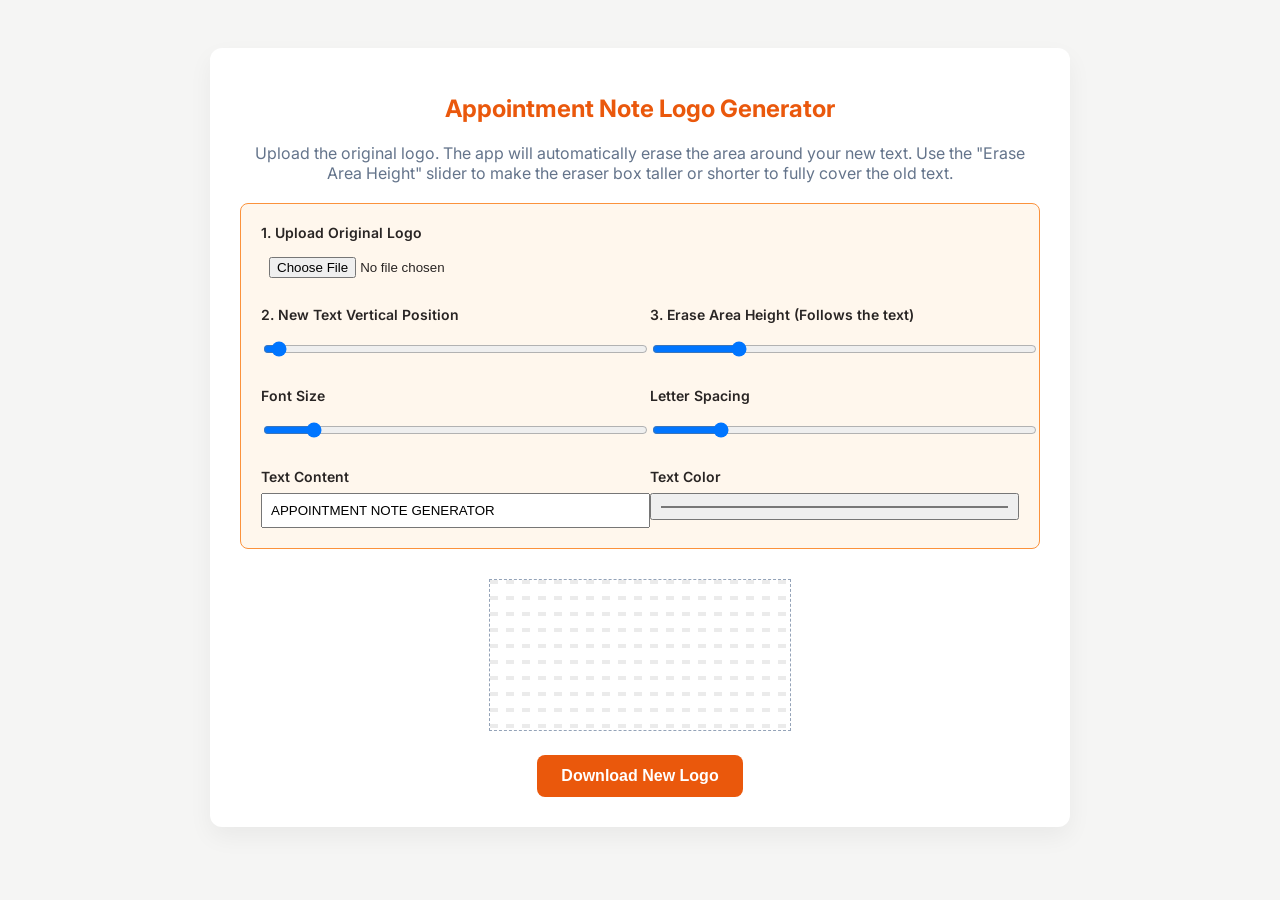
<file: notes/logo_generator.html>
<!DOCTYPE html>
<html lang="en">
<head>
    <meta charset="UTF-8">
    <meta name="viewport" content="width=device-width, initial-scale=1.0">
    <title>Dibs Logo Generator</title>
    <link href="https://fonts.googleapis.com/css2?family=Inter:wght@600;700&display=swap" rel="stylesheet">
    <style>
        body {
            font-family: 'Inter', sans-serif;
            background-color: #f5f5f4;
            color: #292524;
            display: flex;
            flex-direction: column;
            align-items: center;
            padding: 40px;
        }
        .container {
            background: white;
            padding: 30px;
            border-radius: 12px;
            box-shadow: 0 10px 25px rgba(0,0,0,0.05);
            max-width: 800px;
            width: 100%;
            text-align: center;
        }
        h1 { font-size: 24px; margin-bottom: 20px; color: #ea580c; }
        .controls {
            display: grid;
            grid-template-columns: 1fr 1fr;
            gap: 20px;
            text-align: left;
            margin-bottom: 30px;
            background: #fff7ed;
            padding: 20px;
            border-radius: 8px;
            border: 1px solid #fb923c;
        }
        .control-group { display: flex; flex-direction: column; }
        label { font-size: 14px; font-weight: 600; margin-bottom: 8px; }
        input[type="range"], input[type="text"], input[type="file"], input[type="color"] {
            width: 100%; padding: 8px;
        }
        canvas {
            border: 1px dashed #94a3b8;
            background: url('[data-uri]');
            margin-bottom: 20px;
            max-width: 100%;
        }
        button {
            background-color: #ea580c; color: white; border: none; padding: 12px 24px;
            font-size: 16px; font-weight: 600; border-radius: 8px; cursor: pointer;
        }
        button:hover { background-color: #c2410c; }
    </style>
</head>
<body>

<div class="container">
    <h1>Appointment Note Logo Generator</h1>
    <p style="margin-bottom:20px; color:#64748b;">Upload the original logo. The app will automatically erase the area around your new text. Use the "Erase Area Height" slider to make the eraser box taller or shorter to fully cover the old text.</p>

    <div class="controls">
        <div class="control-group" style="grid-column: span 2;">
            <label>1. Upload Original Logo</label>
            <input type="file" id="imageLoader" accept="image/png, image/jpeg"/>
        </div>
        
        <div class="control-group">
            <label>2. New Text Vertical Position</label>
            <input type="range" id="textY" min="0" max="1000" value="0">
        </div>

        <div class="control-group">
            <label>3. Erase Area Height (Follows the text)</label>
            <input type="range" id="eraseHeight" min="0" max="400" value="80">
        </div>

        <div class="control-group">
            <label>Font Size</label>
            <input type="range" id="fontSize" min="10" max="150" value="24">
        </div>

        <div class="control-group">
            <label>Letter Spacing</label>
            <input type="range" id="letterSpacing" min="0" max="40" value="6">
        </div>

        <div class="control-group">
            <label>Text Content</label>
            <input type="text" id="textContent" value="APPOINTMENT NOTE GENERATOR">
        </div>

        <div class="control-group">
            <label>Text Color</label>
            <input type="color" id="textColor" value="#64748B">
        </div>
    </div>

    <canvas id="logoCanvas"></canvas>
    <br>
    <button id="downloadBtn">Download New Logo</button>
</div>

<script>
    const canvas = document.getElementById('logoCanvas');
    const ctx = canvas.getContext('2d');
    let img = new Image();

    // DOM Elements
    const imageLoader = document.getElementById('imageLoader');
    const eraseHeight = document.getElementById('eraseHeight');
    const textY = document.getElementById('textY');
    const fontSize = document.getElementById('fontSize');
    const letterSpacing = document.getElementById('letterSpacing');
    const textContent = document.getElementById('textContent');
    const textColor = document.getElementById('textColor');

    // Handle Image Upload
    imageLoader.addEventListener('change', function(e) {
        const file = e.target.files[0];
        if (!file) return;
        
        const reader = new FileReader();
        reader.onload = function(event) {
            img.onload = function() {
                canvas.width = img.width;
                canvas.height = img.height;
                // Set initial text Y position near the bottom
                textY.max = img.height;
                textY.value = img.height - 30; 
                draw();
            }
            img.src = event.target.result;
        }
        reader.readAsDataURL(file);
    });

    // Add listeners to redraw on any slider change
    const inputElements =[eraseHeight, textY, fontSize, letterSpacing, textContent, textColor];
    inputElements.forEach(input => {
        input.addEventListener('input', draw);
    });

    function draw() {
        if (!img.src) return;

        // Clear canvas and draw original image
        ctx.clearRect(0, 0, canvas.width, canvas.height);
        ctx.drawImage(img, 0, 0);

        const tY = parseInt(textY.value);
        const eHeight = parseInt(eraseHeight.value);

        // Erase the old text using a box perfectly centered on the new text's Y position
        // Because the height can now be much larger, it easily swallows old text.
        ctx.clearRect(0, tY - (eHeight / 2), canvas.width, eHeight);

        // Draw the new text
        const txt = textContent.value;
        const size = fontSize.value;
        
        ctx.font = `bold ${size}px 'Inter', sans-serif`;
        ctx.fillStyle = textColor.value;
        ctx.textAlign = "center";
        ctx.textBaseline = "middle"; // Ensures text is drawn centered vertically on tY
        
        // Apply letter spacing (supported in modern browsers)
        if ('letterSpacing' in ctx) {
            ctx.letterSpacing = `${letterSpacing.value}px`;
        } else {
            canvas.style.letterSpacing = `${letterSpacing.value}px`;
        }

        // Draw exactly in the horizontal center
        ctx.fillText(txt, canvas.width / 2, tY);
    }

    // Handle Download
    document.getElementById('downloadBtn').addEventListener('click', () => {
        if (!img.src) {
            alert("Please upload an image first!");
            return;
        }
        const link = document.createElement('a');
        link.download = 'dibs-logo-login.png';
        link.href = canvas.toDataURL('image/png');
        link.click();
    });
</script>

</body>
</html>
</file>
